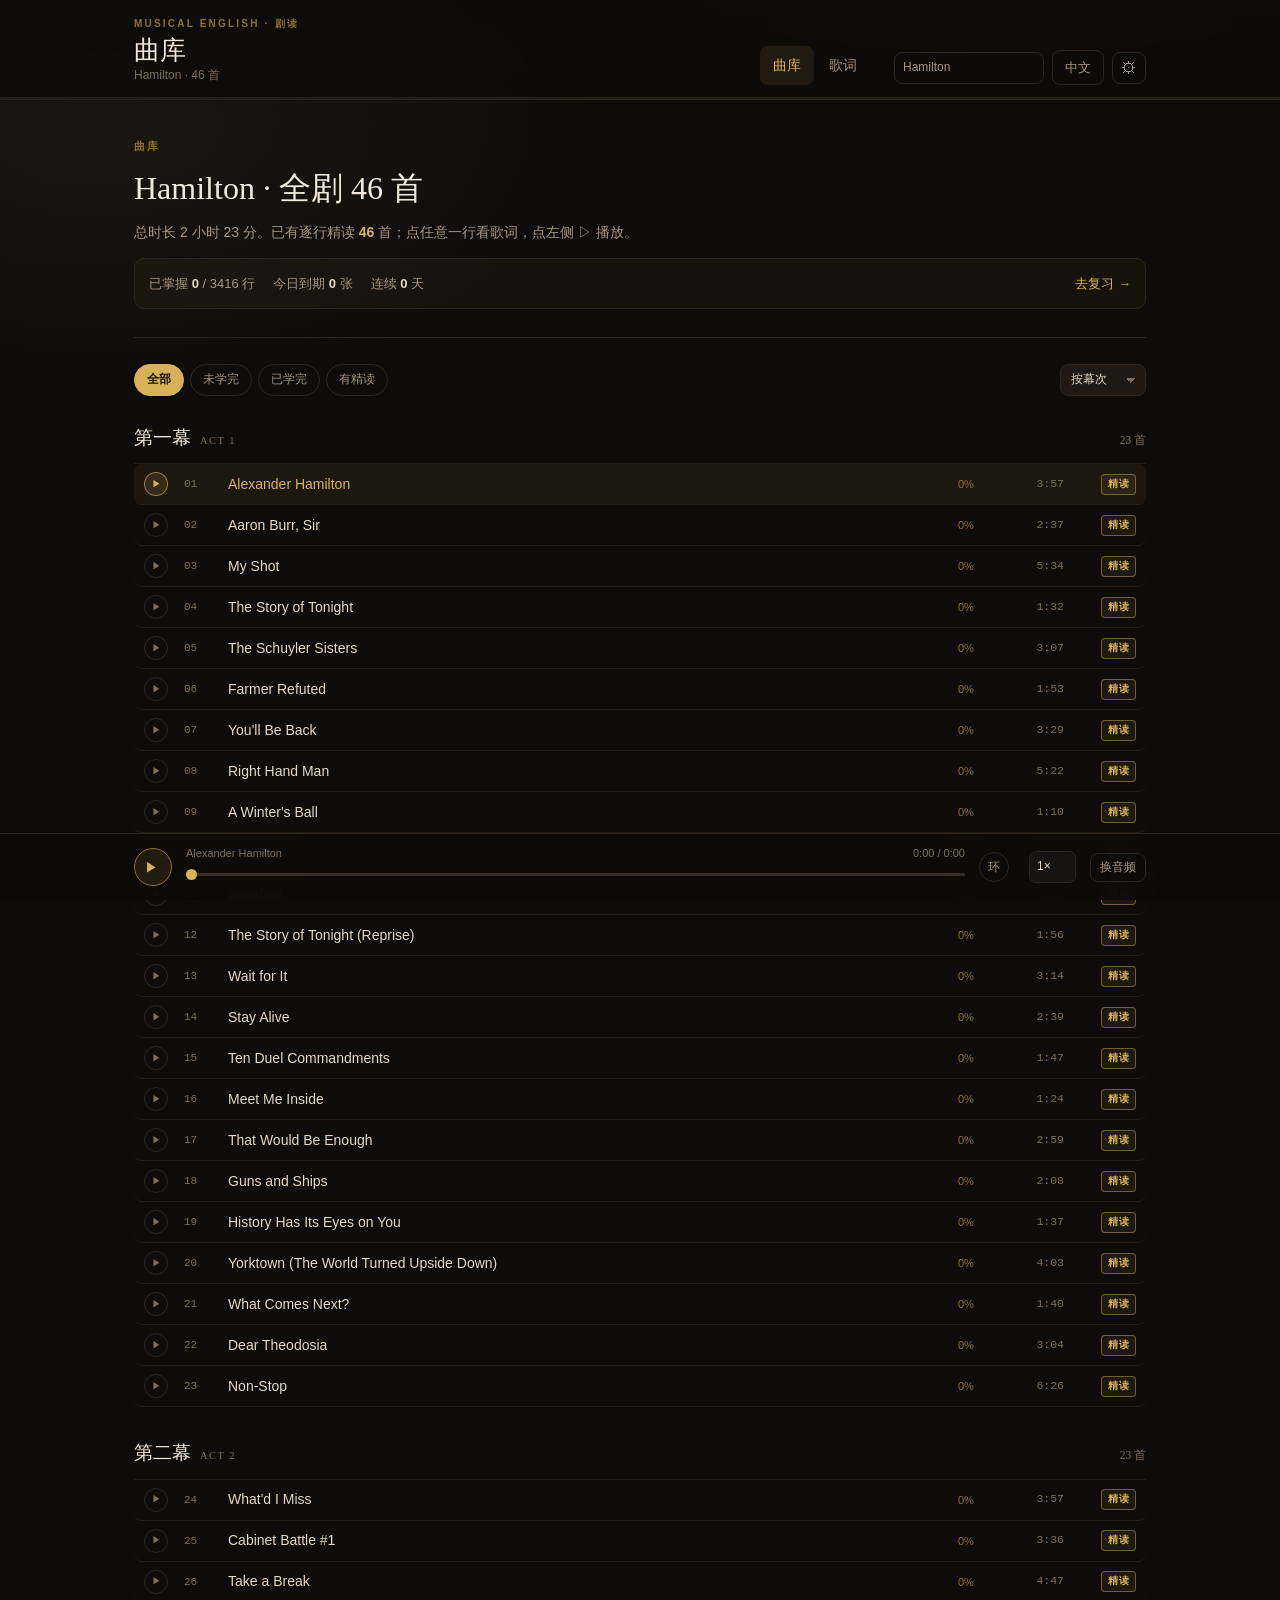
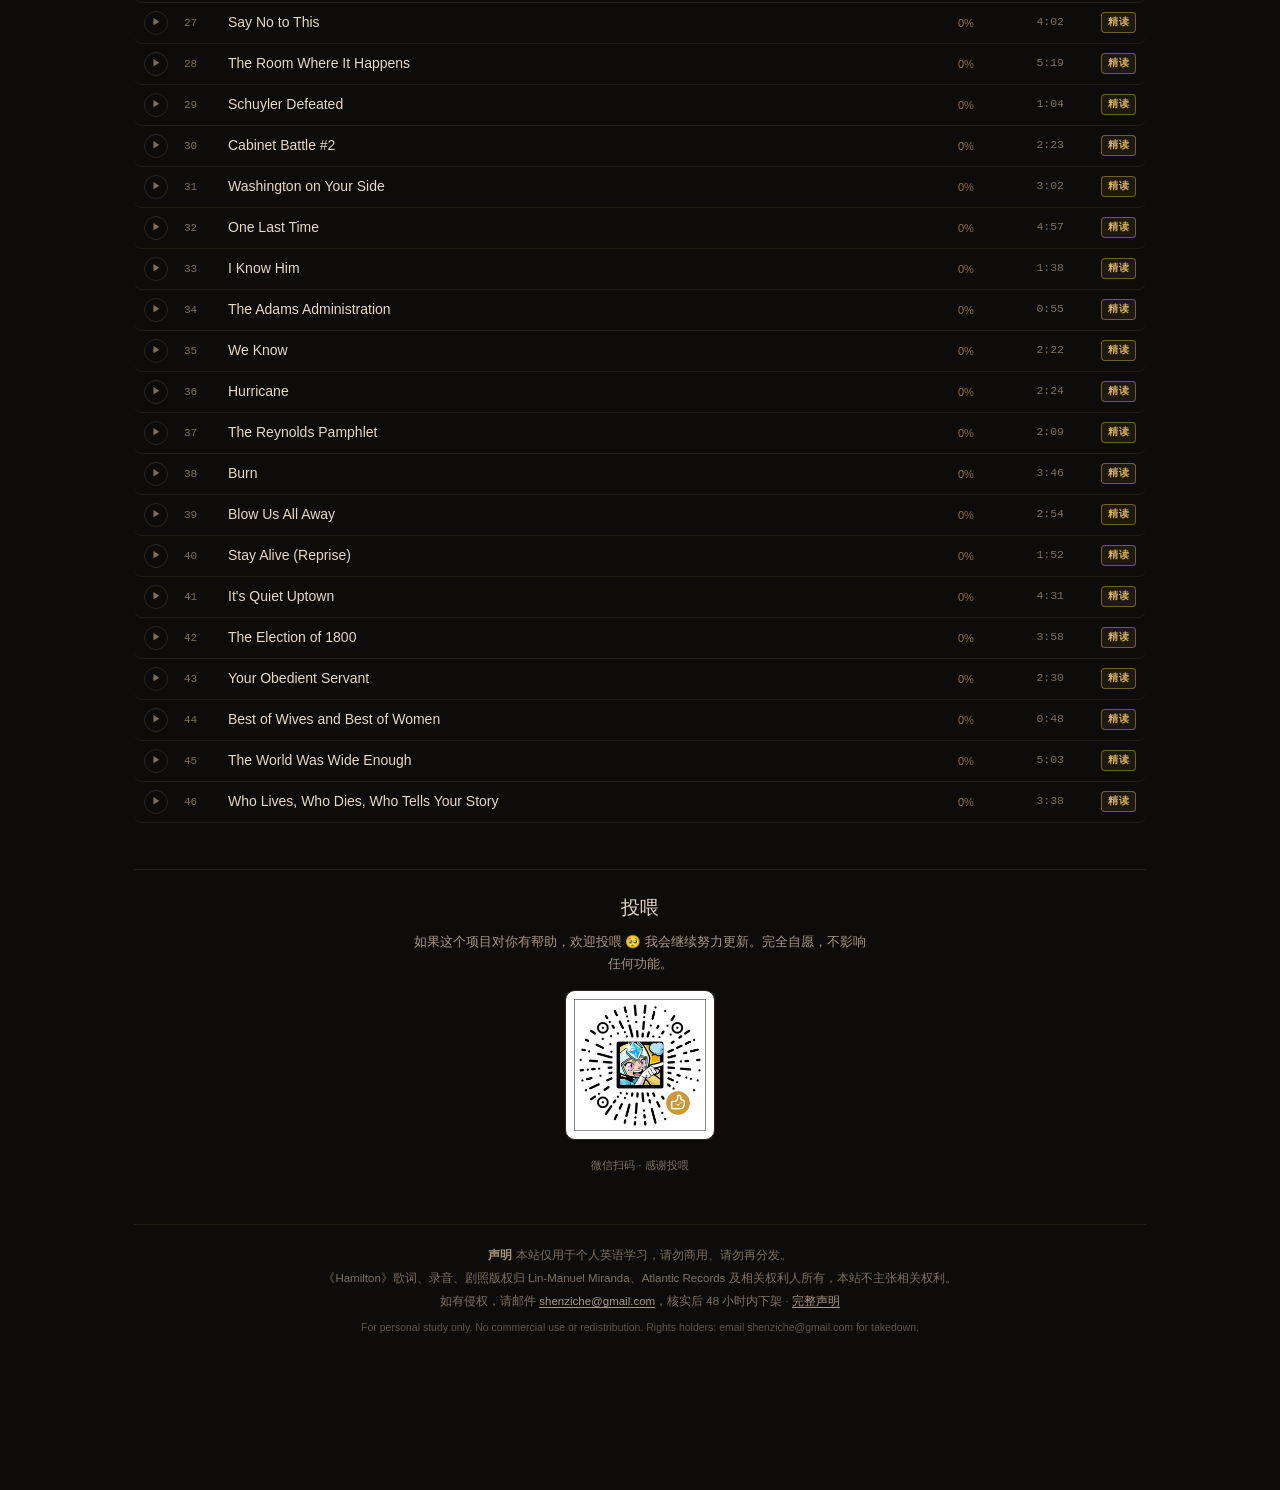
<file: index.html>
<!doctype html>
<html lang="zh-CN">
<head>
<meta charset="utf-8">
<meta name="viewport" content="width=device-width, initial-scale=1">
<meta name="theme-color" content="#0e0c0a">
<title>剧读 · 用音乐剧学英语</title>
<meta name="description" content="从 Hamilton 开始，逐句拆解音乐剧：语法、短语、背景与间隔重复。">
<meta name="robots" content="noindex, nofollow">
<link rel="stylesheet" href="assets/app.css">
</head>
<body>

<header class="topbar">
  <div class="topbar-inner">
    <div class="brand">
      <div class="brand-mark">MUSICAL ENGLISH · 剧读</div>
      <div class="brand-title serif" id="songTitle">Alexander Hamilton</div>
      <div class="brand-sub" id="songSub">Hamilton · Lin-Manuel Miranda · 2015</div>
    </div>

    <nav class="tabs" id="tabs" aria-label="主导航">
      <button class="tab is-active" data-view="library">曲库</button>
      <button class="tab" data-view="lyrics">歌词</button>
    </nav>

    <div class="top-actions">
      <select id="showSelect" class="show-select" aria-label="选择剧目"></select>
      <button class="ghost-btn is-on" id="zhToggle" title="显示 / 隐藏中文">中文</button>
      <button class="ghost-btn icon-btn" id="settingsBtn" title="设置" aria-label="设置">⚙</button>
    </div>
  </div>

  <div class="songbar" id="songbar" hidden>
    <div class="songbar-inner">
      <div class="songbar-meta" id="songbarMeta"></div>
      <select id="songSelect" class="song-select" aria-label="选择曲目"></select>
      <nav class="subtabs" id="subtabs" aria-label="本曲模块">
        <button class="subtab is-active" data-sub="study">精读</button>
        <button class="subtab" data-sub="story">背景</button>
        <button class="subtab" data-sub="phrases">短语</button>
        <button class="subtab" data-sub="review">复习<span class="badge" id="dueBadge" hidden></span></button>
      </nav>
      <div class="songnav">
        <button class="songnav-btn" data-action="prev-song" id="prevSong" aria-label="上一首">‹</button>
        <button class="songnav-btn" data-action="next-song" id="nextSong" aria-label="下一首">›</button>
      </div>
    </div>
  </div>

  <div class="progressline"><span id="progressFill"></span></div>
</header>

<main id="main">
  <div class="wx-hint" id="wxHint" hidden>
    <span>微信内可能没有声音：点右上角 <b>···</b> → <b>在浏览器打开</b>，或用 Safari 打开这个链接。</span>
    <button class="wx-hint-close" id="wxHintClose" aria-label="关闭">×</button>
  </div>
  <section class="view" id="view-study"></section>
  <section class="view" id="view-library"></section>
  <section class="view" id="view-lyrics"></section>
  <section class="view" id="view-phrases"></section>
  <section class="view" id="view-story"></section>
  <section class="view" id="view-review"></section>
  <section class="view" id="view-settings"></section>

  <section class="support" id="support" hidden>
    <h2>投喂</h2>
    <p>如果这个项目对你有帮助，欢迎投喂 🥺 我会继续努力更新。完全自愿，不影响任何功能。</p>
    <img src="assets/support-qr.png" alt="微信赞赏码" width="150" height="150">
    <p class="support-note">微信扫码 · 感谢投喂</p>
  </section>

  <footer class="legal-foot">
    <p><b>声明</b> 本站仅用于个人英语学习，请勿商用、请勿再分发。</p>
    <p>《Hamilton》歌词、录音、剧照版权归 Lin-Manuel Miranda、Atlantic Records 及相关权利人所有，本站不主张相关权利。</p>
    <p>如有侵权，请邮件 <a href="mailto:shenziche@gmail.com">shenziche@gmail.com</a>，核实后 48 小时内下架 · <a href="NOTICE.md">完整声明</a></p>
    <p class="legal-en">For personal study only. No commercial use or redistribution. Rights holders: email shenziche@gmail.com for takedown.</p>
  </footer>
</main>

<footer class="dock" id="dock"></footer>
<div class="toast" id="toast" role="status" aria-live="polite"></div>

<script src="js/core.js"></script>
<script src="content/shows.js"></script>
<script>
(function () {
  var id = null;
  try {
    id = new URLSearchParams(location.search).get("show");
  } catch (e) {}
  if (!id) {
    try {
      id = localStorage.getItem("musical-show");
    } catch (e) {}
  }
  var shows = window.MUSICAL_SHOWS || [];
  var show = shows.filter(function (s) { return s.id === id; })[0] || shows[0];
  if (!show) return;
  window.MUSICAL_CURRENT_SHOW = show.id;
  if (show.theme) {
    var rootStyle = document.documentElement.style;
    for (var tk in show.theme) {
      if (Object.prototype.hasOwnProperty.call(show.theme, tk)) {
        rootStyle.setProperty("--" + tk, show.theme[tk]);
      }
    }
    var meta = document.querySelector('meta[name="theme-color"]');
    if (meta && show.theme.bg) meta.setAttribute("content", show.theme.bg);
  }
  try {
    localStorage.setItem("musical-show", show.id);
  } catch (e) {}
  var eagerPack = false;
  show.files.forEach(function (src) {
    // 核心数据（曲目 / 歌词 / 时间轴）全部预载；精读 pack 只预载第一首，
    // 其余在打开某首歌时由 app.js 按需注入，首屏少下 ~1.8 MB。
    var isCore = /(tracks|lyrics|times)\.js$/.test(src);
    if (!isCore) {
      if (eagerPack) return;
      eagerPack = true;
    }
    document.write('<script src="' + src + '"><\/script>');
  });
})();
</script>
<script src="js/app.js"></script>
</body>
</html>
</file>
<file: assets/app.css>
/* 剧读 · Musical English
 * 配色：近黑的暖色底 + 黄铜金 + 羊皮纸白。字体全部走系统字体，离线可用。
 */

:root {
  --bg: #0e0c0a;
  --panel: #171310;
  --panel-2: #1f1915;
  --line: #2d2620;
  --line-soft: #221c17;
  --ink: #f1e9dc;
  --muted: #a7957e;
  --muted-2: #7d6f5c;
  --gold: #d8b25a;
  --gold-dim: #8d7230;
  --gold-rgb: 216, 178, 90;
  --glow-a: #241b12;
  --glow-b: #1b1611;
  --surface-a: #1a1511;
  --surface-b: #14100d;
  --tip-bg: #241d16;
  --on-accent: #1a1408;
  --text-en: #f0e7d8;
  --text-body: #c3b39c;
  --text-bright: #e6d8c2;
  --text-strong: #e8dcc8;
  --text-soft: #e0d3bf;
  --text-dim: #c8b9a3;
  --line-strong: #453a2c;
  --line-2: #3d3226;
  --line-3: #382f26;
  --teal: #8fc0ae;
  --rust: #d78b6b;
  --shadow: 0 24px 60px rgba(0, 0, 0, 0.45);
}

*,
*::before,
*::after {
  box-sizing: border-box;
}

html {
  scroll-behavior: smooth;
}

body {
  margin: 0;
  min-height: 100vh;
  background:
    radial-gradient(1100px 520px at 78% -8%, var(--glow-a) 0%, transparent 62%),
    radial-gradient(900px 480px at 8% 4%, var(--glow-b) 0%, transparent 55%),
    var(--bg);
  color: var(--ink);
  font-family: -apple-system, "Segoe UI", "Microsoft YaHei", "PingFang SC", "Hiragino Sans GB", sans-serif;
  font-size: 15px;
  line-height: 1.65;
  -webkit-font-smoothing: antialiased;
}

.serif {
  font-family: Georgia, "Times New Roman", "Songti SC", "SimSun", serif;
}

button {
  font: inherit;
  color: inherit;
  cursor: pointer;
}

input,
textarea,
select {
  font: inherit;
  color: inherit;
}

code {
  background: rgba(var(--gold-rgb), 0.1);
  border: 1px solid rgba(var(--gold-rgb), 0.2);
  border-radius: 5px;
  padding: 1px 5px;
  font-size: 0.88em;
  color: var(--gold);
}

.hide-zh .zh {
  display: none;
}

/* ---------- 本曲模块 / 每日 ---------- */

.songbar {
  background: rgba(20, 16, 12, 0.92);
  border-top: 1px solid var(--line-soft);
  border-bottom: 1px solid var(--line);
}

.songbar-inner {
  max-width: 1060px;
  margin: 0 auto;
  padding: 8px 24px;
  display: flex;
  align-items: center;
  gap: 18px;
}

.songbar-meta {
  display: flex;
  align-items: baseline;
  gap: 8px;
  min-width: 0;
  font-size: 12px;
  color: var(--muted);
}

.sb-no {
  color: var(--gold);
  font-family: ui-monospace, Consolas, monospace;
  font-size: 11px;
  white-space: nowrap;
}

.sb-title {
  color: var(--ink);
  font-family: Georgia, "Times New Roman", serif;
  font-size: 14px;
  white-space: nowrap;
  overflow: hidden;
  text-overflow: ellipsis;
}

.sb-stat {
  color: var(--muted-2);
  font-size: 11px;
  white-space: nowrap;
}

.sb-show {
  border: 0;
  background: transparent;
  padding: 0;
  color: var(--gold);
  font-size: 12px;
  font-weight: 600;
}

.sb-show:hover {
  text-decoration: underline;
}

.sb-sep {
  color: var(--muted-2);
  font-size: 11px;
}

.song-select {
  background: transparent;
  border: 1px solid var(--line);
  border-radius: 8px;
  color: var(--muted);
  font-size: 12px;
  padding: 5px 8px;
  max-width: 220px;
  outline: none;
  flex-shrink: 0;
}

.song-select:focus {
  border-color: var(--gold-dim);
}

.subtabs {
  display: flex;
  gap: 2px;
  margin-left: auto;
  flex-shrink: 0;
}

.subtab {
  border: 0;
  background: transparent;
  color: var(--muted);
  padding: 6px 12px;
  border-radius: 7px;
  font-size: 13px;
  transition: color 0.15s, background 0.15s;
}

.subtab:hover {
  color: var(--ink);
  background: rgba(255, 255, 255, 0.04);
}

.subtab.is-active {
  color: var(--gold);
  background: rgba(var(--gold-rgb), 0.1);
}

.songnav {
  display: flex;
  gap: 4px;
  margin-left: 8px;
}

.songnav-btn {
  width: 26px;
  height: 26px;
  border-radius: 6px;
  border: 1px solid var(--line);
  background: transparent;
  color: var(--muted);
  font-size: 15px;
  line-height: 1;
  padding: 0;
}

.songnav-btn:hover:not(:disabled) {
  border-color: var(--gold-dim);
  color: var(--gold);
}

.songnav-btn:disabled {
  opacity: 0.3;
  cursor: default;
}

@media (max-width: 860px) {
  .songbar-inner {
    flex-wrap: wrap;
    gap: 8px;
  }
  .song-select {
    max-width: 100%;
  }
  .subtabs {
    margin-left: 0;
    width: 100%;
    overflow-x: auto;
  }
  .songnav {
    margin-left: auto;
  }
}

.next-song {
  display: flex;
  align-items: center;
  justify-content: space-between;
  gap: 16px;
  margin-top: 42px;
  padding: 16px 20px;
  border: 1px solid var(--line);
  border-radius: 12px;
  background: rgba(255, 255, 255, 0.015);
}

.next-song span {
  color: var(--muted);
  font-size: 13px;
}

.home-hero {
  padding: 30px 0 24px;
  border-bottom: 1px solid var(--line);
  margin-bottom: 24px;
}

.home-hero h1 {
  margin: 6px 0 8px;
  font-size: 42px;
  font-weight: 400;
}

.day-card {
  display: flex;
  gap: 22px;
  align-items: flex-start;
  padding: 22px;
  border: 1px solid var(--line);
  border-radius: 14px;
  background: linear-gradient(165deg, var(--surface-a), var(--surface-b));
}

.day-num {
  font-family: Georgia, serif;
  font-size: 54px;
  line-height: 1;
  color: var(--gold);
  opacity: 0.85;
  min-width: 76px;
}

.day-day {
  margin: 0;
  font-size: 10.5px;
  letter-spacing: 0.16em;
  text-transform: uppercase;
  color: var(--gold-dim);
  font-weight: 700;
}

.day-body h2 {
  margin: 4px 0 4px;
  font-size: 27px;
  font-weight: 400;
}

.day-meta {
  margin: 0;
  color: var(--muted-2);
  font-size: 12.5px;
}

.day-intro {
  margin: 10px 0 0;
  color: #c9bba6;
  font-size: 13.5px;
  line-height: 1.85;
  max-width: 46em;
}

.day-progress {
  display: flex;
  align-items: center;
  gap: 12px;
  margin: 22px 0 10px;
  font-size: 12px;
  color: var(--muted-2);
}

.day-progress b {
  color: var(--gold);
  font-size: 14px;
}

.day-bar {
  flex: 1;
  height: 4px;
  border-radius: 2px;
  background: var(--line-soft);
  overflow: hidden;
}

.day-bar i {
  display: block;
  height: 100%;
  background: var(--gold);
  transition: width 0.3s;
}

.day-steps {
  list-style: none;
  margin: 0;
  padding: 0;
  border-top: 1px solid var(--line-soft);
}

.day-step {
  display: flex;
  align-items: center;
  gap: 14px;
  padding: 13px 8px;
  border-bottom: 1px solid var(--line-soft);
}

.day-step.is-done .step-main b {
  color: var(--muted-2);
  text-decoration: line-through;
}

.step-check {
  width: 24px;
  height: 24px;
  flex-shrink: 0;
  border-radius: 50%;
  border: 1px solid var(--line-strong);
  background: transparent;
  color: var(--on-accent);
  font-size: 12px;
  line-height: 1;
}

.day-step.is-done .step-check {
  background: var(--gold);
  border-color: var(--gold);
  font-weight: 700;
}

.step-main {
  flex: 1;
  display: flex;
  flex-direction: column;
  gap: 1px;
  min-width: 0;
}

.step-main b {
  font-size: 14px;
  font-weight: 500;
  color: var(--ink);
}

.step-main span {
  font-size: 12px;
  color: var(--muted-2);
}

.step-go {
  border: 1px solid var(--line);
  background: transparent;
  color: var(--muted);
  font-size: 12px;
  padding: 5px 12px;
  border-radius: 8px;
  flex-shrink: 0;
}

.step-go:hover {
  border-color: var(--gold-dim);
  color: var(--gold);
}

.day-cta {
  display: flex;
  gap: 10px;
  justify-content: center;
  margin-top: 26px;
}

.day-done {
  margin-top: 26px;
  padding: 26px;
  border: 1px solid rgba(var(--gold-rgb), 0.3);
  border-radius: 14px;
  background: rgba(var(--gold-rgb), 0.05);
  text-align: center;
}

.day-done h2 {
  margin: 6px 0 8px;
  font-size: 26px;
  font-weight: 400;
  color: var(--gold);
}

/* ---------- 顶栏 ---------- */

.topbar {
  position: sticky;
  top: 0;
  z-index: 40;
  background: rgba(14, 12, 10, 0.88);
  backdrop-filter: blur(14px);
  border-bottom: 1px solid var(--line);
}

.topbar-inner {
  max-width: 1060px;
  margin: 0 auto;
  padding: 16px 24px 12px;
  display: flex;
  align-items: flex-end;
  gap: 24px;
}

.brand {
  min-width: 0;
  flex: 1;
}

.brand-mark {
  font-size: 10px;
  letter-spacing: 0.22em;
  color: var(--gold-dim);
  font-weight: 700;
  text-transform: uppercase;
}

.brand-title {
  font-size: 26px;
  line-height: 1.2;
  margin-top: 2px;
  letter-spacing: 0.01em;
  white-space: nowrap;
  overflow: hidden;
  text-overflow: ellipsis;
}

.brand-sub {
  color: var(--muted-2);
  font-size: 12px;
  white-space: nowrap;
  overflow: hidden;
  text-overflow: ellipsis;
}

.tabs {
  display: flex;
  gap: 2px;
  align-items: center;
  flex-shrink: 0;
}

.tab {
  position: relative;
  border: 0;
  background: transparent;
  color: var(--muted);
  padding: 8px 13px;
  border-radius: 8px;
  font-size: 14px;
  transition: color 0.15s, background 0.15s;
}

.tab:hover {
  color: var(--ink);
  background: rgba(255, 255, 255, 0.04);
}

.tab.is-active {
  color: var(--gold);
  background: rgba(var(--gold-rgb), 0.09);
}

.badge[hidden] {
  display: none;
}

.badge {
  display: inline-block;
  min-width: 17px;
  padding: 0 5px;
  margin-left: 6px;
  border-radius: 9px;
  background: var(--gold);
  color: var(--on-accent);
  font-size: 11px;
  font-weight: 700;
  line-height: 17px;
  text-align: center;
  vertical-align: 1px;
}

.top-actions {
  display: flex;
  gap: 8px;
  align-items: center;
  flex-shrink: 0;
}

.show-select {
  background: transparent;
  border: 1px solid var(--line);
  border-radius: 8px;
  color: var(--muted);
  font-size: 12px;
  padding: 5px 8px;
  max-width: 150px;
  outline: none;
}

.show-select:focus {
  border-color: var(--gold-dim);
}

.ghost-btn {
  border: 1px solid var(--line);
  background: transparent;
  color: var(--muted);
  padding: 6px 12px;
  border-radius: 8px;
  font-size: 13px;
  transition: all 0.15s;
}

.ghost-btn:hover {
  border-color: var(--gold-dim);
  color: var(--ink);
}

.ghost-btn.is-on {
  color: var(--gold);
  border-color: rgba(var(--gold-rgb), 0.45);
  background: rgba(var(--gold-rgb), 0.08);
}

.ghost-btn.danger:hover {
  border-color: var(--rust);
  color: var(--rust);
}

.icon-btn {
  width: 34px;
  height: 32px;
  padding: 0;
  font-size: 16px;
  line-height: 1;
}

.progressline {
  height: 2px;
  background: var(--line-soft);
}

.progressline > span {
  display: block;
  height: 100%;
  width: 0;
  background: linear-gradient(90deg, var(--gold-dim), var(--gold));
  transition: width 0.35s ease;
}

/* ---------- 主体 ---------- */

main {
  max-width: 1060px;
  margin: 0 auto;
  padding: 30px 24px 150px;
}

.view {
  display: none;
}

.view.is-active {
  display: block;
  animation: fadeUp 0.3s ease;
}

@keyframes fadeUp {
  from {
    opacity: 0;
    transform: translateY(6px);
  }
  to {
    opacity: 1;
    transform: none;
  }
}

/* ---------- 精读 ---------- */

.song-head {
  padding-bottom: 22px;
  border-bottom: 1px solid var(--line);
}

.kicker {
  margin: 0;
  font-size: 10.5px;
  letter-spacing: 0.18em;
  text-transform: uppercase;
  color: var(--gold-dim);
  font-weight: 700;
}

.song-head h1 {
  margin: 6px 0 2px;
  font-size: 40px;
  line-height: 1.12;
  letter-spacing: -0.01em;
}

.tagline {
  margin: 0;
  color: var(--gold);
  font-size: 14.5px;
}

.intro {
  margin: 14px 0 0;
  color: #cbbda8;
  font-size: 14.5px;
  line-height: 1.85;
  max-width: 46em;
}

.head-stats {
  display: flex;
  align-items: center;
  gap: 20px;
  margin-top: 16px;
  font-size: 13px;
  color: var(--muted);
  flex-wrap: wrap;
}

.head-stats b {
  color: var(--gold);
  font-size: 16px;
  margin-right: 2px;
}

.link-btn {
  margin-left: auto;
  border: 0;
  background: transparent;
  color: var(--gold);
  font-size: 13px;
  padding: 2px 0;
}

.link-btn:hover {
  text-decoration: underline;
}

.hint-strip {
  margin: 16px 0 4px;
  padding: 9px 13px;
  border-radius: 8px;
  background: rgba(255, 255, 255, 0.025);
  border: 1px solid var(--line-soft);
  color: var(--muted-2);
  font-size: 12.5px;
}

.section-head {
  margin-top: 44px;
  padding-top: 26px;
  border-top: 1px solid var(--line);
}

.section-head .sec-no {
  font-size: 10.5px;
  letter-spacing: 0.2em;
  color: var(--gold-dim);
  font-weight: 700;
}

.section-head h2 {
  margin: 4px 0 6px;
  font-size: 26px;
  font-weight: 400;
}

.section-head h2 em {
  font-style: normal;
  font-size: 15px;
  color: var(--muted-2);
  margin-left: 8px;
  font-family: inherit;
}

.section-head p {
  margin: 0 0 8px;
  color: var(--muted);
  font-size: 14px;
  max-width: 48em;
}

.line {
  border: 1px solid transparent;
  border-bottom-color: var(--line-soft);
  border-radius: 12px;
  transition: background 0.18s, border-color 0.18s;
}

.line:hover {
  background: rgba(255, 255, 255, 0.022);
}

.line.is-open {
  margin: 10px 0;
  background: var(--panel);
  border-color: var(--line);
  border-bottom-color: var(--line);
  box-shadow: 0 10px 30px rgba(0, 0, 0, 0.22);
}

.line.is-flash {
  animation: flash 1.3s ease;
}

@keyframes flash {
  0%,
  100% {
    background: transparent;
  }
  25% {
    background: rgba(var(--gold-rgb), 0.12);
  }
}

.line-row {
  display: grid;
  grid-template-columns: 40px minmax(0, 1fr) auto auto;
  gap: 14px;
  align-items: start;
  padding: 15px 10px;
  cursor: pointer;
  outline: none;
}

.line-ctl {
  display: flex;
  gap: 6px;
  align-items: flex-start;
}

.line-play {
  width: 24px;
  height: 24px;
  margin-top: 4px;
  padding: 0;
  border-radius: 50%;
  border: 1px solid var(--line);
  background: transparent;
  color: var(--muted-2);
  font-size: 9px;
  line-height: 1;
}

.line-play:hover:not(:disabled) {
  border-color: var(--gold-dim);
  color: var(--gold);
}

.line-play:disabled {
  opacity: 0.25;
  cursor: default;
}

/* 单句循环键：跟 ▶ 并排，激活时整颗点亮 */
.line-loop {
  width: 24px;
  height: 24px;
  margin-top: 4px;
  padding: 0;
  border-radius: 50%;
  border: 1px solid var(--line);
  background: transparent;
  color: var(--muted-2);
  font-size: 11px;
  line-height: 1;
}

.line-loop:hover:not(:disabled) {
  border-color: var(--gold-dim);
  color: var(--gold);
}

/* 点亮后要压住 hover 的 gold 文字色，否则金底金字看不出字 */
.line-loop.is-on,
.line-loop.is-on:hover:not(:disabled),
.line-loop.is-on:focus-visible {
  border-color: var(--gold);
  background: var(--gold);
  color: var(--on-accent);
}

.line-loop:disabled {
  opacity: 0.25;
  cursor: default;
}

/* 正在循环 / 跟读的那一行 */
.line.is-playing {
  background: rgba(var(--gold-rgb), 0.06);
  border-color: rgba(var(--gold-rgb), 0.28);
  border-bottom-color: rgba(var(--gold-rgb), 0.28);
}

.line.is-playing .lnum,
.line.is-playing .en {
  color: var(--gold);
}

/* 长英文词（self-starter / unimaginable 之类）在小屏别把整页撑宽 */
.line-main .en,
.line-main .zh,
.lyric-en,
.lyric-zh {
  overflow-wrap: break-word;
}

.line-row:focus-visible {
  box-shadow: inset 0 0 0 1px var(--gold-dim);
  border-radius: 12px;
}

.lnum {
  font-family: ui-monospace, "SFMono-Regular", Consolas, monospace;
  font-size: 11.5px;
  color: var(--muted-2);
  padding-top: 7px;
  letter-spacing: 0.05em;
}

.line.is-mastered .lnum {
  color: var(--gold);
}

.en {
  margin: 0;
  font-family: Georgia, "Times New Roman", serif;
  font-size: 19.5px;
  line-height: 1.6;
  letter-spacing: 0.005em;
  color: var(--ink);
}

.zh {
  margin: 5px 0 0;
  color: var(--muted);
  font-size: 13px;
}

.chips {
  display: flex;
  gap: 6px;
  margin-top: 8px;
  flex-wrap: wrap;
}

.chip {
  font-size: 10.5px;
  padding: 1px 7px;
  border-radius: 99px;
  border: 1px solid var(--line);
  color: var(--muted-2);
  letter-spacing: 0.02em;
}

.chip-word {
  color: var(--gold);
  border-color: rgba(var(--gold-rgb), 0.28);
  background: rgba(var(--gold-rgb), 0.06);
}

.chip-phrase {
  color: var(--rust);
  border-color: rgba(215, 139, 107, 0.28);
  background: rgba(215, 139, 107, 0.06);
}

.chip-grammar {
  color: var(--teal);
  border-color: rgba(143, 192, 174, 0.25);
  background: rgba(143, 192, 174, 0.06);
}

.chip-plain {
  color: var(--muted-2);
}

.chip-note {
  color: var(--muted-2);
  border-style: dashed;
}

.speaker {
  display: inline-block;
  font-family: -apple-system, "Segoe UI", "Microsoft YaHei", sans-serif;
  font-size: 9.5px;
  letter-spacing: 0.12em;
  line-height: 1.5;
  color: var(--gold-dim);
  border: 1px solid rgba(var(--gold-rgb), 0.22);
  border-radius: 4px;
  padding: 0 5px;
  margin-right: 8px;
  vertical-align: 3px;
  white-space: nowrap;
}

.master {
  width: 28px;
  height: 28px;
  margin-top: 3px;
  border-radius: 50%;
  border: 1px dashed var(--line-strong);
  background: transparent;
  color: transparent;
  font-size: 13px;
  line-height: 1;
  transition: all 0.16s;
}

.master:hover {
  border-color: var(--gold);
  color: var(--gold-dim);
}

.line.is-mastered .master {
  border-style: solid;
  border-color: var(--gold);
  background: var(--gold);
  color: var(--on-accent);
  font-weight: 700;
}

/* 单词提示 */
.w {
  position: relative;
  border-bottom: 1px dashed rgba(var(--gold-rgb), 0.45);
  cursor: help;
  outline: none;
}

.w:hover,
.w:focus {
  color: var(--gold);
}

/* 提示气泡只在悬停/聚焦时才生成；否则宽度 300px 的绝对定位盒子会把窄屏撑出横向滚动 */
.w:hover::after,
.w:focus::after {
  content: attr(data-tip);
}

.w::after {
  position: absolute;
  left: 0;
  bottom: calc(100% + 7px);
  z-index: 20;
  width: max-content;
  max-width: 300px;
  padding: 7px 10px;
  border-radius: 8px;
  background: var(--tip-bg);
  border: 1px solid var(--line-2);
  box-shadow: var(--shadow);
  color: var(--text-strong);
  font-family: -apple-system, "Segoe UI", "Microsoft YaHei", sans-serif;
  font-size: 12px;
  line-height: 1.5;
  white-space: normal;
  opacity: 0;
  transform: translateY(3px);
  pointer-events: none;
  transition: opacity 0.14s, transform 0.14s;
}

.w:hover::after,
.w:focus::after {
  opacity: 1;
  transform: none;
}

/* 展开详情 */
.line-detail {
  padding: 2px 16px 22px 64px;
  animation: fadeUp 0.22s ease;
}

.detail-grid {
  display: grid;
  grid-template-columns: minmax(0, 1.35fr) minmax(0, 1fr);
  gap: 30px;
  border-top: 1px solid var(--line-soft);
  padding-top: 18px;
}

.detail-col > .dblock + .dblock {
  margin-top: 20px;
}

.dblock h4,
.bg-links h4 {
  margin: 0 0 8px;
  font-size: 10px;
  letter-spacing: 0.16em;
  text-transform: uppercase;
  color: var(--gold-dim);
  font-weight: 700;
}

.line-note {
  margin: 0 0 16px;
  color: #d6c7b1;
  font-size: 13.5px;
  line-height: 1.8;
  border-left: 2px solid var(--gold-dim);
  padding-left: 12px;
}

.grammar {
  list-style: none;
  margin: 0;
  padding: 0;
}

.grammar li {
  padding: 0 0 0 12px;
  border-left: 2px solid rgba(143, 192, 174, 0.35);
  margin-bottom: 13px;
}

.grammar li:last-child {
  margin-bottom: 0;
}

.g-title {
  margin: 0 0 3px;
  font-family: Georgia, "Times New Roman", serif;
  font-size: 14.5px;
  color: var(--teal);
}

.g-body {
  margin: 0;
  color: var(--muted);
  font-size: 13px;
  line-height: 1.75;
}

.plist,
.wlist {
  list-style: none;
  margin: 0;
  padding: 0;
}

.plist li {
  margin-bottom: 12px;
  padding-bottom: 12px;
  border-bottom: 1px solid var(--line-soft);
}

.plist li:last-child {
  border-bottom: 0;
  margin-bottom: 0;
  padding-bottom: 0;
}

.p-tag {
  display: inline-block;
  font-size: 9.5px;
  letter-spacing: 0.08em;
  color: var(--rust);
  border: 1px solid rgba(215, 139, 107, 0.3);
  border-radius: 4px;
  padding: 0 5px;
  margin-right: 8px;
  vertical-align: 1px;
}

.plist b {
  font-family: Georgia, "Times New Roman", serif;
  font-size: 15px;
  font-weight: 400;
  color: var(--text-bright);
}

.p-zh {
  margin-left: 8px;
  color: var(--muted);
  font-size: 12.5px;
}

.p-d {
  margin: 4px 0 0;
  color: var(--muted-2);
  font-size: 12.5px;
  line-height: 1.7;
}

.p-ex {
  margin: 6px 0 0;
  font-family: Georgia, "Times New Roman", serif;
  font-size: 13.5px;
  line-height: 1.6;
  color: var(--text-soft);
}

.p-ex-zh {
  margin: 1px 0 0;
  font-size: 12.5px;
  color: var(--muted);
}

.wlist li {
  margin-bottom: 14px;
}

.w-head {
  display: flex;
  align-items: baseline;
  gap: 8px;
  flex-wrap: wrap;
}

.w-head b {
  font-family: Georgia, "Times New Roman", serif;
  font-size: 16px;
  font-weight: 400;
  color: var(--gold);
}

.ipa {
  font-size: 12px;
  color: var(--muted-2);
  font-family: ui-monospace, Consolas, monospace;
}

.pos {
  font-size: 10.5px;
  color: var(--muted-2);
  font-style: italic;
}

.w-zh {
  margin: 2px 0 0;
  font-size: 13px;
  color: #ded1bd;
}

.w-d {
  margin: 2px 0 0;
  font-size: 12.5px;
  color: var(--muted-2);
  line-height: 1.7;
}

.sound {
  display: flex;
  gap: 10px;
  margin-top: 18px;
  padding: 11px 13px;
  border-radius: 9px;
  background: rgba(var(--gold-rgb), 0.055);
  border: 1px solid rgba(var(--gold-rgb), 0.16);
}

.sound-icon {
  color: var(--gold);
  font-size: 14px;
  line-height: 1.6;
}

.sound p {
  margin: 0;
  font-size: 12.5px;
  color: #c9b797;
  line-height: 1.7;
}

.bg-links {
  margin-top: 18px;
}

.bg-link {
  display: block;
  width: 100%;
  text-align: left;
  border: 1px solid var(--line);
  background: transparent;
  color: var(--muted);
  padding: 7px 10px;
  border-radius: 7px;
  font-size: 12.5px;
  margin-bottom: 6px;
  transition: all 0.15s;
}

.bg-link:hover {
  border-color: var(--gold-dim);
  color: var(--gold);
}

/* ---------- 通用页头 ---------- */

.page-head {
  padding: 8px 0 24px;
  border-bottom: 1px solid var(--line);
  margin-bottom: 26px;
}

.page-head h2 {
  margin: 6px 0 6px;
  font-size: 32px;
  font-weight: 400;
}

.lede {
  margin: 0;
  color: var(--muted);
  font-size: 14px;
  max-width: 48em;
}

.lede b {
  color: var(--gold);
}

/* ---------- 曲库 ---------- */

.act {
  margin-bottom: 30px;
}

.act-title {
  margin: 26px 0 10px;
  font-size: 19px;
  font-weight: 400;
  color: var(--ink);
  display: flex;
  align-items: baseline;
  gap: 9px;
}

.act-title em {
  font-style: normal;
  font-size: 10.5px;
  color: var(--muted-2);
  letter-spacing: 0.14em;
  text-transform: uppercase;
}

.act-meta {
  margin-left: auto;
  font-size: 11.5px;
  color: var(--muted-2);
  font-family: inherit;
}

.track-list {
  list-style: none;
  margin: 0;
  padding: 0;
  border-top: 1px solid var(--line-soft);
}

.track {
  display: grid;
  grid-template-columns: 30px 34px minmax(0, 1fr) 42px 54px 62px;
  gap: 10px;
  align-items: center;
  padding: 8px 10px;
  border-bottom: 1px solid var(--line-soft);
  border-radius: 8px;
  cursor: pointer;
  transition: background 0.12s;
}

.track:hover {
  background: rgba(255, 255, 255, 0.03);
}

.track.is-current {
  background: rgba(var(--gold-rgb), 0.07);
}

.track-play {
  width: 24px;
  height: 24px;
  padding: 0;
  background: transparent;
  border-radius: 50%;
  border: 1px solid var(--line);
  display: flex;
  align-items: center;
  justify-content: center;
  font-size: 9px;
  color: var(--muted-2);
}

.track:hover .track-play {
  border-color: var(--gold-dim);
  color: var(--gold);
}

.track.is-current .track-play {
  border-color: rgba(var(--gold-rgb), 0.6);
  color: var(--gold);
  background: rgba(var(--gold-rgb), 0.12);
}

.track-no {
  font-family: ui-monospace, Consolas, monospace;
  font-size: 11px;
  color: var(--muted-2);
}

.track-title {
  font-size: 14px;
  color: var(--text-bright);
  overflow: hidden;
  text-overflow: ellipsis;
  white-space: nowrap;
}

.track.is-current .track-title {
  color: var(--gold);
}

.track-len {
  font-size: 11.5px;
  color: var(--muted-2);
  text-align: right;
  font-family: ui-monospace, Consolas, monospace;
}

.track-badge {
  font-size: 10px;
  letter-spacing: 0.04em;
  padding: 1px 6px;
  border-radius: 4px;
  border: 1px solid var(--line);
  color: var(--muted-2);
  justify-self: end;
  white-space: nowrap;
}

.track-badge.is-content {
  color: var(--gold);
  border-color: rgba(var(--gold-rgb), 0.45);
  background: rgba(var(--gold-rgb), 0.08);
  font-weight: 600;
}

.track-badge.is-content:hover {
  background: var(--gold);
  border-color: var(--gold);
  color: var(--on-accent);
}

/* ---------- 歌词对照 ---------- */

.lyric-toolbar {
  display: flex;
  gap: 10px;
  align-items: center;
  flex-wrap: wrap;
  margin-bottom: 18px;
}

.lyric-select {
  background: var(--panel);
  border: 1px solid var(--line);
  border-radius: 9px;
  padding: 8px 10px;
  font-size: 13px;
  max-width: 340px;
  outline: none;
}

.lyric-select:focus {
  border-color: var(--gold-dim);
}

.study-select {
  max-width: 240px;
  padding: 5px 8px;
  font-size: 12px;
}

.primary.small {
  padding: 8px 16px;
  font-size: 13px;
}

.lyric-list {
  border-top: 1px solid var(--line-soft);
}

.lyric-line {
  display: grid;
  grid-template-columns: 40px minmax(0, 1fr) auto;
  gap: 12px;
  padding: 9px 8px;
  border-bottom: 1px solid var(--line-soft);
  border-radius: 8px;
  scroll-margin-top: 130px;
  transition: background 0.2s, box-shadow 0.2s;
}

.lyric-line.is-playing {
  background: rgba(var(--gold-rgb), 0.1);
  box-shadow: inset 2px 0 0 var(--gold);
}

.lyric-line.is-playing .lyric-en {
  color: var(--gold);
}

.lyric-line.is-playing .lyric-no {
  color: var(--gold);
}

.lyric-line:hover {
  background: rgba(255, 255, 255, 0.025);
}

.lyric-no {
  font-family: ui-monospace, Consolas, monospace;
  font-size: 11px;
  color: var(--muted-2);
  padding-top: 5px;
}

.lyric-en {
  margin: 0;
  font-family: Georgia, "Times New Roman", serif;
  font-size: 17px;
  line-height: 1.55;
  color: var(--text-en);
}

.lyric-zh {
  margin: 2px 0 0;
  font-size: 12.5px;
  color: var(--muted);
}

/* ---------- 短语库 ---------- */

.toolbar {
  display: flex;
  gap: 14px;
  align-items: center;
  flex-wrap: wrap;
  margin-bottom: 22px;
}

.search {
  flex: 1;
  min-width: 220px;
  background: var(--panel);
  border: 1px solid var(--line);
  border-radius: 9px;
  padding: 9px 13px;
  font-size: 14px;
  outline: none;
  transition: border-color 0.15s;
}

.search:focus {
  border-color: var(--gold-dim);
}

.search::placeholder {
  color: var(--muted-2);
}

.type-chips {
  display: flex;
  gap: 6px;
  flex-wrap: wrap;
}

.type-chip {
  border: 1px solid var(--line);
  background: transparent;
  color: var(--muted);
  border-radius: 99px;
  padding: 5px 12px;
  font-size: 12px;
  transition: all 0.15s;
}

.type-chip:hover {
  border-color: var(--gold-dim);
  color: var(--ink);
}

.type-chip.is-on {
  background: var(--gold);
  border-color: var(--gold);
  color: var(--on-accent);
  font-weight: 600;
}

.phrase-grid {
  display: grid;
  grid-template-columns: repeat(2, minmax(0, 1fr));
  gap: 14px;
}

.phrase-card {
  background: var(--panel);
  border: 1px solid var(--line);
  border-radius: 14px;
  padding: 17px 18px 14px;
  display: flex;
  flex-direction: column;
  transition: border-color 0.15s, transform 0.15s;
}

.phrase-card:hover {
  border-color: var(--line-2);
  transform: translateY(-1px);
}

.pc-top {
  display: flex;
  justify-content: space-between;
  align-items: center;
}

.tag {
  font-size: 10px;
  letter-spacing: 0.06em;
  color: var(--rust);
  border: 1px solid rgba(215, 139, 107, 0.3);
  border-radius: 4px;
  padding: 1px 6px;
}

.phrase-card h3 {
  margin: 9px 0 2px;
  font-size: 19px;
  font-weight: 400;
  color: var(--text-bright);
  line-height: 1.35;
}

.pc-zh {
  margin: 0;
  color: var(--gold);
  font-size: 13px;
}

.pc-ex {
  margin: 6px 0 0;
  font-family: Georgia, "Times New Roman", serif;
  font-size: 13px;
  line-height: 1.65;
  color: #e2d6c2;
}

.pc-ex-zh {
  margin: 2px 0 0;
  font-size: 12.5px;
  color: var(--muted);
}

.pc-d {
  margin: 7px 0 12px;
  color: var(--muted-2);
  font-size: 12.5px;
  line-height: 1.7;
  flex: 1;
}

.pc-src {
  margin-top: auto;
  border: 0;
  border-top: 1px solid var(--line-soft);
  background: transparent;
  padding: 9px 0 0;
  text-align: left;
  color: var(--muted-2);
  font-size: 11.5px;
  line-height: 1.5;
}

.pc-src:hover {
  color: var(--gold);
}

.empty {
  color: var(--muted-2);
  padding: 30px 0;
}

/* ---------- 背景 ---------- */

.bg-grid {
  display: grid;
  grid-template-columns: repeat(2, minmax(0, 1fr));
  gap: 14px;
}

.bg-card {
  background: linear-gradient(165deg, var(--surface-a), var(--surface-b));
  border: 1px solid var(--line);
  border-radius: 14px;
  padding: 20px 20px 18px;
}

.bg-card h3 {
  margin: 0 0 8px;
  font-size: 18px;
  font-weight: 400;
  color: var(--gold);
}

.bg-card p {
  margin: 0;
  color: var(--text-body);
  font-size: 13px;
  line-height: 1.9;
}

.bg-card.is-flash {
  animation: flash 1.3s ease;
}

.bg-toolbar {
  display: flex;
  align-items: center;
  gap: 14px;
  flex-wrap: wrap;
  margin-bottom: 18px;
}

.bg-label {
  font-size: 10.5px;
  letter-spacing: 0.14em;
  text-transform: uppercase;
  color: var(--muted-2);
}

.bg-hint {
  font-size: 12px;
  color: var(--muted-2);
}

.bg-subtitle {
  margin: -4px 0 10px !important;
  font-size: 12px !important;
  color: var(--muted-2) !important;
  font-family: inherit;
}

.bg-kind {
  margin: 0 0 5px !important;
  font-size: 9.5px !important;
  letter-spacing: 0.16em;
  text-transform: uppercase;
  color: var(--gold-dim) !important;
  font-weight: 700;
}

.bg-card .bg-en {
  font-family: Georgia, "Times New Roman", serif;
  font-size: 15.5px;
  line-height: 1.95;
  color: var(--text-soft);
}

.bg-card .bg-zh {
  margin-top: 14px;
  padding-top: 12px;
  border-top: 1px dashed var(--line);
  font-size: 13px;
  line-height: 1.9;
  color: var(--muted);
}

.bg-card .bg-only-zh {
  font-size: 13.5px;
  line-height: 1.9;
  color: var(--text-body);
}

.glossary {
  display: flex;
  flex-wrap: wrap;
  gap: 6px;
  margin-top: 14px;
  padding-top: 12px;
  border-top: 1px solid var(--line-soft);
}

.gloss {
  font-size: 11.5px;
  color: #cdbfa8;
  border: 1px solid var(--line);
  border-radius: 99px;
  padding: 2px 9px;
}

.gloss b {
  color: var(--gold);
  font-weight: 500;
  margin-right: 4px;
}

/* 阅读题 */

.bg-quiz {
  margin-top: 18px;
  padding-top: 14px;
  border-top: 1px solid var(--line-soft);
}

.bg-quiz h4 {
  margin: 0 0 12px;
  font-size: 10px;
  letter-spacing: 0.14em;
  text-transform: uppercase;
  color: var(--gold-dim);
  font-weight: 700;
}

.bq-score {
  color: var(--gold);
  margin-left: 6px;
  letter-spacing: 0;
}

.bq {
  margin-bottom: 16px;
}

.bq:last-child {
  margin-bottom: 0;
}

.bq-q {
  margin: 0 0 8px;
  font-size: 13px;
  color: var(--text-soft);
  line-height: 1.7;
}

.bq-opts {
  display: grid;
  gap: 6px;
}

.bq-opt {
  display: flex;
  gap: 8px;
  width: 100%;
  text-align: left;
  border: 1px solid var(--line-soft);
  background: transparent;
  color: var(--muted);
  font-size: 12.5px;
  padding: 7px 10px;
  border-radius: 8px;
  line-height: 1.5;
  transition: border-color 0.12s, color 0.12s;
}

.bq-opt:hover:not(:disabled) {
  border-color: var(--gold-dim);
  color: var(--ink);
}

.bq-opt:disabled {
  cursor: default;
}

.bq-key {
  flex: 0 0 16px;
  color: var(--gold-dim);
  font-family: ui-monospace, Consolas, monospace;
  font-size: 11px;
}

.bq-opt.is-correct {
  border-color: #4f8a6d;
  background: rgba(79, 138, 109, 0.12);
  color: #dfe8e2;
}

.bq-opt.is-wrong {
  border-color: #a5563f;
  background: rgba(165, 86, 63, 0.12);
  color: #e6cfc5;
}

.bq-exp {
  margin: 8px 0 0;
  font-size: 12px;
  line-height: 1.7;
  color: var(--muted);
}

.bq-exp.is-ok {
  color: #9fc7b5;
}

.bq-exp.is-no {
  color: #d9a08c;
}

.bg-sources {
  display: flex;
  flex-wrap: wrap;
  align-items: baseline;
  gap: 8px;
  margin-top: 14px;
  padding-top: 10px;
  border-top: 1px solid var(--line-soft);
  font-size: 11px;
  color: var(--muted-2);
}

.bg-sources a {
  color: var(--muted);
  border-bottom: 1px dotted var(--line);
  text-decoration: none;
}

.bg-sources a:hover {
  color: var(--gold);
}

.block-title {
  margin: 40px 0 14px;
  font-size: 21px;
  font-weight: 400;
  padding-bottom: 10px;
  border-bottom: 1px solid var(--line);
}

.timeline {
  list-style: none;
  margin: 0;
  padding: 0 0 0 4px;
}

.timeline li {
  display: grid;
  grid-template-columns: 82px 1fr;
  gap: 16px;
  padding: 9px 0 9px 18px;
  border-left: 1px solid var(--line);
  position: relative;
  font-size: 13.5px;
  color: var(--text-dim);
}

.timeline li::before {
  content: "";
  position: absolute;
  left: -3.5px;
  top: 18px;
  width: 6px;
  height: 6px;
  border-radius: 50%;
  background: var(--gold-dim);
}

.timeline .year {
  color: var(--gold);
  font-family: ui-monospace, Consolas, monospace;
  font-size: 12px;
  padding-top: 2px;
}

.char-grid {
  display: grid;
  grid-template-columns: repeat(2, minmax(0, 1fr));
  gap: 10px;
}

.char {
  border: 1px solid var(--line-soft);
  border-radius: 9px;
  padding: 11px 13px;
  display: flex;
  flex-direction: column;
  gap: 2px;
}

.char b {
  font-family: Georgia, "Times New Roman", serif;
  font-weight: 400;
  font-size: 15px;
  color: var(--text-bright);
}

.char span {
  color: var(--muted-2);
  font-size: 12.5px;
  line-height: 1.6;
}

/* ---------- 复习 ---------- */

.stat-grid {
  display: grid;
  grid-template-columns: repeat(4, minmax(0, 1fr));
  gap: 12px;
}

.stat {
  background: var(--panel);
  border: 1px solid var(--line);
  border-radius: 12px;
  padding: 14px 16px;
  display: flex;
  flex-direction: column;
  gap: 1px;
}

.stat-label {
  font-size: 11px;
  letter-spacing: 0.1em;
  color: var(--muted-2);
  text-transform: uppercase;
}

.stat-value {
  font-family: Georgia, serif;
  font-size: 30px;
  font-weight: 400;
  color: var(--gold);
  line-height: 1.25;
}

.stat-sub {
  font-size: 11.5px;
  color: var(--muted-2);
}

.today-line {
  margin: 18px 0 0;
  color: var(--muted);
  font-size: 13px;
}

.review-cta {
  margin-top: 26px;
  padding: 26px;
  border: 1px solid var(--line);
  border-radius: 14px;
  background: rgba(255, 255, 255, 0.015);
  text-align: center;
}

.primary {
  background: var(--gold);
  border: 1px solid var(--gold);
  color: var(--on-accent);
  font-weight: 600;
  padding: 11px 26px;
  border-radius: 9px;
  font-size: 15px;
  transition: filter 0.15s, transform 0.15s;
}

.primary:hover {
  filter: brightness(1.08);
}

.primary:active {
  transform: translateY(1px);
}

.primary:disabled {
  background: var(--panel-2);
  border-color: var(--line);
  color: var(--muted-2);
  cursor: default;
}

.hint {
  color: var(--muted-2);
  font-size: 12px;
  margin: 10px 0 0;
}

.review-shell {
  max-width: 700px;
  margin: 10px auto 0;
}

.review-top {
  display: flex;
  justify-content: space-between;
  align-items: center;
  margin-bottom: 12px;
}

.tag-word {
  color: var(--gold);
  border-color: rgba(var(--gold-rgb), 0.3);
}

.tag-phrase {
  color: var(--rust);
  border-color: rgba(215, 139, 107, 0.3);
}

.tag-grammar {
  color: var(--teal);
  border-color: rgba(143, 192, 174, 0.3);
}

.review-count {
  color: var(--muted-2);
  font-size: 12px;
}

.review-card {
  background: linear-gradient(165deg, #1d1712 0%, var(--surface-b) 100%);
  border: 1px solid #3a3027;
  border-radius: 18px;
  padding: 46px 40px 38px;
  text-align: center;
  box-shadow: var(--shadow);
  min-height: 260px;
  display: flex;
  flex-direction: column;
  align-items: center;
  justify-content: center;
}

.rc-front {
  margin: 0;
  font-size: 40px;
  line-height: 1.25;
  color: var(--ink);
  word-break: break-word;
}

.rc-ipa {
  margin: 8px 0 0;
  color: var(--muted-2);
  font-family: ui-monospace, Consolas, monospace;
  font-size: 13px;
}

.rc-tag {
  margin: 6px 0 0;
  color: var(--muted-2);
  font-size: 12px;
  font-style: italic;
}

.rc-front-row {
  display: flex;
  align-items: center;
  justify-content: center;
  gap: 10px;
}

.speak-btn {
  width: 30px;
  height: 30px;
  border-radius: 50%;
  border: 1px solid var(--line);
  background: transparent;
  color: var(--muted);
  font-size: 13px;
  line-height: 1;
  flex-shrink: 0;
}

.speak-btn:hover {
  border-color: var(--gold-dim);
  color: var(--gold);
}

.quiz-prompt {
  margin: 20px 0 12px;
  color: var(--muted);
  font-size: 13px;
}

.quiz-options {
  display: grid;
  gap: 8px;
  width: 100%;
}

.quiz-opt {
  display: flex;
  gap: 10px;
  align-items: flex-start;
  width: 100%;
  border: 1px solid var(--line);
  background: var(--panel);
  border-radius: 10px;
  padding: 11px 14px;
  color: var(--text-strong);
  font-size: 14px;
  text-align: left;
  transition: border-color 0.13s, background 0.13s;
}

.quiz-opt:hover:not(:disabled) {
  border-color: var(--gold-dim);
  background: rgba(var(--gold-rgb), 0.06);
}

.quiz-opt:disabled {
  cursor: default;
}

.opt-key {
  flex: 0 0 20px;
  color: var(--gold-dim);
  font-family: ui-monospace, Consolas, monospace;
  font-size: 12px;
  padding-top: 2px;
}

.opt-text {
  line-height: 1.55;
}

.quiz-opt.is-correct {
  border-color: #4f8a6d;
  background: rgba(79, 138, 109, 0.14);
}

.quiz-opt.is-correct .opt-key {
  color: #8fc0ae;
}

.quiz-opt.is-wrong {
  border-color: #a5563f;
  background: rgba(165, 86, 63, 0.14);
}

.quiz-opt.is-wrong .opt-key {
  color: var(--rust);
}

.quiz-skip {
  margin-top: 14px;
}

.quiz-feedback {
  width: 100%;
  margin-top: 16px;
  padding-top: 14px;
  border-top: 1px solid var(--line);
  text-align: center;
}

.qf-title {
  margin: 0 0 6px;
  font-size: 12.5px;
  letter-spacing: 0.04em;
}

.quiz-feedback.is-ok .qf-title {
  color: #8fc0ae;
}

.quiz-feedback.is-no .qf-title {
  color: var(--rust);
}

.quiz-actions {
  display: flex;
  gap: 8px;
  justify-content: center;
  margin-top: 14px;
}

.rc-answer {
  width: 100%;
  margin-top: 22px;
  padding-top: 20px;
  border-top: 1px solid var(--line);
  animation: fadeUp 0.2s ease;
}

.rc-back {
  margin: 0;
  font-size: 19px;
  color: var(--gold);
  line-height: 1.6;
}

.rc-detail {
  margin: 8px 0 0;
  color: var(--text-dim);
  font-size: 13.5px;
  line-height: 1.8;
}

.rc-src {
  margin: 14px 0 0;
  color: var(--muted-2);
  font-family: Georgia, serif;
  font-size: 12.5px;
  font-style: italic;
}

.reveal {
  margin-top: 18px;
  width: 100%;
  max-width: 700px;
}

.kbd {
  display: inline-block;
  margin-left: 8px;
  border: 1px solid rgba(26, 20, 8, 0.3);
  border-radius: 4px;
  padding: 0 5px;
  font-size: 11px;
  vertical-align: 1px;
}

.ratings {
  display: grid;
  grid-template-columns: repeat(4, minmax(0, 1fr));
  gap: 8px;
  margin-top: 16px;
  width: 100%;
}

.rate {
  border: 1px solid var(--line);
  background: var(--panel);
  border-radius: 10px;
  padding: 10px 6px;
  display: flex;
  flex-direction: column;
  gap: 2px;
  align-items: center;
  transition: all 0.13s;
}

.rate:hover {
  border-color: var(--gold-dim);
  transform: translateY(-1px);
}

.rate .rl {
  font-size: 13.5px;
  color: var(--ink);
}

.rate .ri {
  font-size: 10.5px;
  color: var(--muted-2);
}

.rate.r0:hover {
  border-color: var(--rust);
}
.rate.r0:hover .rl {
  color: var(--rust);
}

.review-done {
  max-width: 620px;
  margin: 40px auto;
  text-align: center;
}

.review-done h2 {
  margin: 6px 0 18px;
  font-size: 46px;
  font-weight: 400;
  color: var(--gold);
}

.sum-grid {
  display: grid;
  grid-template-columns: repeat(4, 1fr);
  gap: 10px;
  margin-bottom: 26px;
}

.sum-grid > div {
  border: 1px solid var(--line);
  border-radius: 10px;
  padding: 12px 8px;
  display: flex;
  flex-direction: column;
}

.sum-grid b {
  font-family: Georgia, serif;
  font-size: 24px;
  font-weight: 400;
  color: var(--ink);
}

.sum-grid span {
  font-size: 11.5px;
  color: var(--muted-2);
}

.cta-row {
  display: flex;
  gap: 10px;
  justify-content: center;
}

/* ---------- 设置 ---------- */

.panel {
  border: 1px solid var(--line);
  background: var(--panel);
  border-radius: 14px;
  padding: 20px 22px;
  margin-bottom: 16px;
}

.panel h3 {
  margin: 0 0 6px;
  font-size: 15px;
  font-weight: 600;
  color: var(--text-strong);
}

.panel p {
  margin: 0 0 12px;
  color: var(--muted);
  font-size: 13px;
  line-height: 1.75;
}

.panel textarea {
  width: 100%;
  background: #100d0a;
  border: 1px solid var(--line);
  border-radius: 9px;
  padding: 12px 14px;
  color: var(--ink);
  font-size: 13.5px;
  line-height: 1.8;
  resize: vertical;
  outline: none;
  font-family: Georgia, "Times New Roman", serif;
}

.panel textarea:focus {
  border-color: var(--gold-dim);
}

.panel #newPerDay {
  width: 100px;
  background: #100d0a;
  border: 1px solid var(--line);
  border-radius: 8px;
  padding: 8px 10px;
  outline: none;
}

.row {
  display: flex;
  gap: 10px;
  flex-wrap: wrap;
  margin-top: 12px;
}

/* ---------- 音频栏 ---------- */

.dock {
  position: fixed;
  left: 0;
  right: 0;
  bottom: 0;
  z-index: 45;
  background: rgba(13, 11, 9, 0.94);
  backdrop-filter: blur(16px);
  border-top: 1px solid var(--line);
}

.dock-inner {
  max-width: 1060px;
  margin: 0 auto;
  padding: 10px 24px;
  display: flex;
  align-items: center;
  gap: 14px;
}

.dock-empty {
  justify-content: center;
  padding: 12px 24px;
}

.dock-note {
  color: var(--muted-2);
  font-size: 12.5px;
}

.play-btn {
  width: 38px;
  height: 38px;
  flex-shrink: 0;
  border-radius: 50%;
  border: 1px solid var(--gold-dim);
  background: rgba(var(--gold-rgb), 0.1);
  color: var(--gold);
  font-size: 13px;
  line-height: 1;
  padding-left: 2px;
}

.play-btn:hover {
  background: var(--gold);
  color: var(--on-accent);
}

.dock-track {
  flex: 1;
  min-width: 0;
}

.dock-meta {
  display: flex;
  justify-content: space-between;
  gap: 12px;
  font-size: 11px;
  color: var(--muted-2);
  margin-bottom: 3px;
}

.dock-meta span:first-child {
  overflow: hidden;
  text-overflow: ellipsis;
  white-space: nowrap;
}

#seek {
  width: 100%;
  height: 16px;
  appearance: none;
  background: transparent;
  cursor: pointer;
  margin: 0;
}

#seek::-webkit-slider-runnable-track {
  height: 3px;
  border-radius: 2px;
  background: var(--line-3);
}

#seek::-webkit-slider-thumb {
  appearance: none;
  width: 11px;
  height: 11px;
  border-radius: 50%;
  background: var(--gold);
  margin-top: -4px;
}

#seek::-moz-range-track {
  height: 3px;
  border-radius: 2px;
  background: var(--line-3);
}

#seek::-moz-range-thumb {
  width: 11px;
  height: 11px;
  border: 0;
  border-radius: 50%;
  background: var(--gold);
}

#rateSel {
  background: var(--panel);
  border: 1px solid var(--line);
  border-radius: 7px;
  padding: 5px 7px;
  font-size: 12px;
  outline: none;
}

.ghost-btn.small {
  padding: 4px 9px;
  font-size: 11.5px;
}

/* ---------- toast ---------- */

.toast {
  position: fixed;
  left: 50%;
  bottom: 78px;
  transform: translate(-50%, 10px);
  z-index: 60;
  background: var(--tip-bg);
  border: 1px solid var(--line);
  color: var(--text-bright);
  padding: 9px 18px;
  border-radius: 9px;
  font-size: 13px;
  opacity: 0;
  pointer-events: none;
  transition: opacity 0.2s, transform 0.2s;
  box-shadow: var(--shadow);
  max-width: 80vw;
  text-align: center;
}

.toast.is-show {
  opacity: 1;
  transform: translate(-50%, 0);
}

/* ---------- 响应式 ---------- */

@media (max-width: 860px) {
  .topbar-inner {
    flex-wrap: wrap;
    gap: 10px 16px;
    padding: 12px 18px 10px;
  }
  .brand {
    flex: 1 1 100%;
    order: 1;
  }
  .brand-title {
    font-size: 21px;
    display: inline-block;
    max-width: 100%;
  }
  .brand-sub {
    display: none;
  }
  .tabs {
    order: 3;
    width: 100%;
    overflow-x: auto;
    padding-bottom: 2px;
  }
  .tab {
    padding: 6px 11px;
    white-space: nowrap;
  }
  .top-actions {
    order: 2;
  }
  main {
    padding: 22px 18px 150px;
  }
  .song-head h1 {
    font-size: 31px;
  }
  .detail-grid {
    grid-template-columns: 1fr;
    gap: 22px;
  }
  .line-detail {
    padding: 2px 14px 20px 14px;
  }
  .phrase-grid,
  .bg-grid {
    grid-template-columns: 1fr;
  }
  .stat-grid {
    grid-template-columns: repeat(2, minmax(0, 1fr));
  }
  .review-card {
    padding: 34px 20px 28px;
  }
  .rc-front {
    font-size: 31px;
  }
  .char-grid {
    grid-template-columns: 1fr;
  }
}

@media (max-width: 560px) {
  .track {
    grid-template-columns: 26px 28px minmax(0, 1fr) 58px;
    gap: 8px;
    padding: 8px 6px;
  }
  .track-len {
    display: none;
  }
  .line-row {
    grid-template-columns: 30px minmax(0, 1fr) auto auto;
    gap: 8px;
    padding: 13px 4px;
  }
  .en {
    font-size: 17.5px;
  }
  .ratings {
    grid-template-columns: repeat(2, minmax(0, 1fr));
  }
  .song-head h1 {
    font-size: 27px;
  }
  .page-head h2 {
    font-size: 26px;
  }
  .head-stats {
    gap: 12px;
  }
  .link-btn {
    margin-left: 0;
  }
  .dock-inner {
    padding: 8px 14px;
    gap: 10px;
  }
  .dock-meta span:first-child {
    max-width: 140px;
  }
  .ghost-btn.small {
    display: none;
  }
  .timeline li {
    grid-template-columns: 66px 1fr;
    gap: 10px;
  }
}

/* 手机安全区与窄屏微调 */
.dock {
  padding-bottom: env(safe-area-inset-bottom);
}

@media (max-width: 560px) {
  main {
    padding: 18px 14px 160px;
  }
  .top-actions {
    gap: 6px;
  }
  .show-select {
    max-width: 108px;
    font-size: 11.5px;
  }
  .songbar-meta {
    font-size: 11px;
    gap: 6px;
  }
  .sb-stat {
    display: none;
  }
  .song-select {
    font-size: 11.5px;
  }
  .subtabs {
    gap: 2px;
  }
  .subtab {
    padding: 6px 10px;
    font-size: 12.5px;
  }
  .song-head h1 {
    font-size: 25px;
  }
  .line-play {
    width: 22px;
    height: 22px;
    margin-top: 5px;
  }
  .lyric-line {
    grid-template-columns: 30px minmax(0, 1fr) auto;
    gap: 8px;
    padding: 8px 4px;
  }
  .lyric-en {
    font-size: 15.5px;
  }
  .bg-card {
    padding: 20px 16px;
  }
  .bq-opt {
    padding: 10px 12px;
    font-size: 13px;
  }
  .review-card {
    padding: 28px 16px 24px;
  }
  .rc-front {
    font-size: 27px;
  }
  .dock-inner {
    padding: 8px 12px;
    gap: 9px;
  }
  .dock-meta {
    font-size: 10.5px;
  }
}

/* ---------- 精读页底部的背景入口 ---------- */
.bg-entry {
  margin-top: 40px;
  padding-top: 22px;
  border-top: 1px solid var(--line);
}

.bg-entry-list {
  display: grid;
  grid-template-columns: repeat(2, minmax(0, 1fr));
  gap: 10px;
}

.bg-entry-btn {
  display: flex;
  align-items: baseline;
  gap: 9px;
  padding: 11px 14px;
  text-align: left;
  border: 1px solid var(--line);
  border-radius: 10px;
  background: rgba(255, 255, 255, 0.015);
  color: var(--ink);
  font-size: 14px;
  cursor: pointer;
  transition: border-color 0.16s, background 0.16s;
}

.bg-entry-btn:hover {
  border-color: var(--gold-dim);
  background: rgba(var(--gold-rgb), 0.06);
}

.bg-entry-btn span {
  flex: 0 0 auto;
  font-size: 9.5px;
  letter-spacing: 0.14em;
  color: var(--gold-dim);
  text-transform: uppercase;
}

.bg-entry-btn b {
  font-weight: 400;
  color: var(--text-bright);
}

@media (max-width: 560px) {
  .bg-entry-list {
    grid-template-columns: 1fr;
  }
}

/* ---------- 版权声明 ---------- */
.legal-foot {
  margin-top: 48px;
  padding-top: 18px;
  border-top: 1px solid var(--line-soft);
  color: var(--muted-2);
  font-size: 11.5px;
  line-height: 1.85;
  text-align: center;
}

.legal-foot p {
  margin: 2px 0;
}

.legal-foot b {
  color: var(--muted);
  font-weight: 600;
  letter-spacing: 0.06em;
}

.legal-foot a {
  color: var(--muted);
  text-decoration: underline;
  text-underline-offset: 2px;
}

.legal-foot a:hover {
  color: var(--gold);
}

.legal-foot .legal-en {
  margin-top: 6px;
  font-size: 10.5px;
  opacity: 0.7;
}

/* ---------- 手机端：紧凑头部 + 大按钮（放在最后，覆盖前面的窄屏微调） ---------- */
.topbar {
  transition: transform 0.22s ease;
}

/* 向下滚时收起顶栏，向上滚或回到顶部再出现（只在窄屏生效，桌面保留导航） */
@media (max-width: 860px) {
  body.nav-hidden .topbar {
    transform: translateY(-101%);
  }
}

@media (max-width: 560px) {
  .topbar-inner {
    flex-wrap: nowrap;
    align-items: center;
    padding: 7px 12px;
    gap: 8px;
  }

  /* 手机上没有空间放两行标题：品牌区隐藏，曲名在正文 h1 和曲目下拉里都有 */
  .brand {
    display: none;
  }

  .tabs {
    order: 0;
    width: auto;
    margin: 0;
    padding: 0;
    overflow: visible;
    flex: 0 0 auto;
  }

  .tab {
    padding: 7px 10px;
    font-size: 13px;
  }

  .top-actions {
    order: 0;
    margin-left: auto;
    gap: 6px;
  }

  .show-select {
    max-width: 98px;
    font-size: 11.5px;
    padding: 5px 6px;
  }

  #zhToggle {
    padding: 5px 9px;
    font-size: 11.5px;
  }

  .icon-btn {
    width: 32px;
    height: 32px;
  }

  .songbar-inner {
    flex-wrap: nowrap;
    padding: 6px 12px;
    gap: 8px;
  }

  /* 手机上去掉面包屑，曲名保留在下拉里，省一整行 */
  .songbar-meta {
    display: none;
  }

  .song-select {
    flex: 0 1 auto;
    min-width: 0;
    max-width: 42%;
    font-size: 12px;
  }

  .subtabs {
    flex: 1 1 auto;
    min-width: 0;
    gap: 0;
    overflow-x: auto;
    scrollbar-width: none;
  }

  .subtabs::-webkit-scrollbar {
    display: none;
  }

  .subtab {
    padding: 7px 9px;
    font-size: 12.5px;
    white-space: nowrap;
  }

  .songnav-btn {
    width: 26px;
    height: 26px;
  }

  /* 触控目标：≥ 40px */
  .line-row {
    grid-template-columns: 26px minmax(0, 1fr) auto 34px;
    gap: 6px;
    padding: 12px 2px;
  }

  .line-play {
    width: 40px;
    height: 40px;
    margin-top: 0;
    font-size: 15px;
  }

  .master {
    width: 32px;
    height: 32px;
    margin-top: 4px;
    font-size: 14px;
  }

  .track {
    grid-template-columns: 38px 22px minmax(0, 1fr) 56px;
    gap: 8px;
    padding: 9px 4px;
  }

  .track-play {
    width: 36px;
    height: 36px;
    font-size: 12px;
  }

  .lyric-line {
    grid-template-columns: 24px minmax(0, 1fr) auto;
    gap: 8px;
    padding: 9px 2px;
  }

  .lyric-line .line-play {
    width: 40px;
    height: 40px;
  }

  .play-btn {
    width: 48px;
    height: 48px;
    font-size: 16px;
  }

  .dock-inner {
    padding: 8px 12px;
    gap: 10px;
  }
}

/* 微信内置浏览器提示：媒体音频常被 WeChat 的音频会话静音 */
.wx-hint {
  display: flex;
  align-items: flex-start;
  gap: 10px;
  margin: 0 0 14px;
  padding: 10px 12px;
  border: 1px solid var(--gold-dim);
  border-radius: 10px;
  background: rgba(var(--gold-rgb), 0.08);
  color: var(--text-bright);
  font-size: 12.5px;
  line-height: 1.7;
}

.wx-hint[hidden] {
  display: none;
}

.wx-hint b {
  color: var(--gold);
  font-weight: 600;
}

.wx-hint-close {
  flex: 0 0 auto;
  margin-left: auto;
  width: 24px;
  height: 24px;
  border: 0;
  border-radius: 6px;
  background: transparent;
  color: var(--muted);
  font-size: 16px;
  line-height: 1;
  cursor: pointer;
}

/* 每日快照 */
.snap-list {
  display: flex;
  flex-wrap: wrap;
  gap: 8px;
  margin-top: 10px;
}

.snap-btn {
  font-variant-numeric: tabular-nums;
  font-size: 12.5px;
  padding: 6px 10px;
}

/* 保存卡片（精读页尾 / 复习完成页） */
.save-card {
  display: flex;
  align-items: center;
  gap: 14px;
  margin-top: 26px;
  padding: 14px 18px;
  border: 1px solid var(--line);
  border-radius: 12px;
  background: rgba(255, 255, 255, 0.015);
}

.save-text {
  display: flex;
  align-items: baseline;
  gap: 10px;
  min-width: 0;
}

.save-text b {
  font-weight: 600;
  color: var(--text-bright);
}

.save-time {
  color: var(--muted-2);
  font-size: 12px;
  font-variant-numeric: tabular-nums;
}

.save-card .primary {
  margin-left: auto;
}

/* 赞赏 */
.support {
  margin-top: 46px;
  padding-top: 22px;
  border-top: 1px solid var(--line-soft);
  text-align: center;
}

.support[hidden] {
  display: none;
}

.support h2 {
  margin: 0 0 8px;
  font-family: Georgia, "Times New Roman", serif;
  font-size: 19px;
  font-weight: 400;
  color: var(--text-bright);
}

.support p {
  margin: 0 auto 14px;
  max-width: 460px;
  color: var(--muted);
  font-size: 12.5px;
  line-height: 1.8;
}

.support img {
  width: 150px;
  height: 150px;
  padding: 8px;
  background: #fff;
  border: 1px solid var(--line);
  border-radius: 10px;
}

.support .support-note {
  margin: 8px auto 0;
  max-width: none;
  font-size: 11px;
  color: var(--muted-2);
}

/* ---------- 单句循环 / 跟读 / 录音 ---------- */

.dock-modes {
  display: flex;
  align-items: center;
  gap: 6px;
  flex-shrink: 0;
}

.mode-btn {
  width: 30px;
  height: 30px;
  flex-shrink: 0;
  border-radius: 50%;
  border: 1px solid var(--line);
  background: transparent;
  color: var(--muted);
  font-size: 12px;
  line-height: 1;
  padding: 0;
  transition: border-color 0.15s, color 0.15s, background 0.15s;
}

.mode-btn:hover {
  border-color: var(--gold-dim);
  color: var(--gold);
}

.mode-btn.is-on {
  border-color: var(--gold);
  background: rgba(var(--gold-rgb), 0.16);
  color: var(--gold);
}

@keyframes recPulse {
  0%,
  100% {
    box-shadow: 0 0 0 0 rgba(226, 86, 74, 0.45);
  }
  50% {
    box-shadow: 0 0 0 5px rgba(226, 86, 74, 0);
  }
}

.seg-chip {
  display: inline-flex;
  align-items: center;
  gap: 5px;
  min-width: 0;
  color: var(--gold);
  font-size: 11.5px;
  white-space: nowrap;
  font-variant-numeric: tabular-nums;
}

.seg-chip .seg-label::after {
  content: " ·";
  color: var(--muted-2);
}

.seg-x {
  width: 18px;
  height: 18px;
  padding: 0;
  border-radius: 50%;
  border: 1px solid var(--line);
  background: transparent;
  color: var(--muted-2);
  font-size: 11px;
  line-height: 1;
}

.seg-x:hover {
  border-color: var(--gold-dim);
  color: var(--gold);
}

/* 跟读状态下定格的那一句 */
.line.is-on-shadow .lnum {
  color: var(--gold);
}

@media (max-width: 860px) {
  /* 窄屏把 ▶ / 🔁 竖着排，避免挤掉正文 */
  .line-ctl {
    flex-direction: column;
    gap: 5px;
  }
  .dock-modes {
    gap: 5px;
  }
}

@media (max-width: 560px) {
  /* 窄屏放不下状态条：靠 Dock 上点亮的 🔁/🎤 表示当前模式，再点一次退出 */
  .seg-chip {
    display: none;
  }
  .line-loop {
    width: 40px;
    height: 40px;
    margin-top: 0;
    font-size: 13px;
  }
  .mode-btn {
    width: 34px;
    height: 34px;
    font-size: 13px;
  }
}

/* 背景卡：中英标题并列 */
.bg-entry-btn .bg-entry-main {
  display: flex;
  flex-direction: column;
  gap: 2px;
  min-width: 0;
  font-size: 14px;
  letter-spacing: normal;
  text-transform: none;
}

.bg-entry-btn .bg-en-sub {
  font-style: normal;
  font-size: 11px;
  color: var(--muted-2);
  letter-spacing: 0.01em;
  overflow: hidden;
  text-overflow: ellipsis;
  white-space: nowrap;
}

.bg-card .bg-zh {
  margin: 3px 0 0;
  font-size: 13px;
  color: var(--muted);
}

/* 隐藏中文时，单行「中」按钮 */
.hide-zh .zh.is-revealed {
  display: block;
}

.zh-peek {
  width: 28px;
  height: 28px;
  margin-top: 3px;
  border-radius: 50%;
  border: 1px dashed var(--line-strong);
  background: transparent;
  color: var(--muted-2);
  font-size: 12px;
  line-height: 1;
  transition: all 0.16s;
}

.zh-peek:hover,
.zh-peek.is-on {
  border-color: var(--gold);
  color: var(--gold);
}

/* 曲库顶部学习概览 */
.lib-stats {
  display: flex;
  flex-wrap: wrap;
  align-items: center;
  gap: 8px 18px;
  margin: 14px 0 4px;
  padding: 12px 14px;
  border: 1px solid var(--line);
  border-radius: 10px;
  background: rgba(var(--gold-rgb), 0.04);
  font-size: 13px;
  color: var(--muted);
}

.lib-stats b {
  font-weight: 600;
  color: var(--text-bright);
}

.lib-stats .lib-stats-go {
  margin-left: auto;
}


/* 曲库筛选 / 排序 / 单曲进度 */
.lib-tools {
  display: flex;
  flex-wrap: wrap;
  align-items: center;
  gap: 10px;
  margin: 16px 0 6px;
}

.lib-filters {
  display: flex;
  flex-wrap: wrap;
  gap: 6px;
}

.lib-sort {
  margin-left: auto;
}

.track-pct {
  font-size: 11px;
  color: var(--gold-dim);
  font-variant-numeric: tabular-nums;
}


/* 行内控制组：播放/循环 + 中文/掌握 */
.line-ctl-end {
  justify-content: flex-end;
}

/* 下拉统一深色（曲库排序、设置页、播放器） */
select,
.study-select,
.lib-sort {
  background: var(--panel-2);
  color: var(--text-bright);
  border: 1px solid var(--line);
  border-radius: 8px;
  padding: 5px 10px;
  font-size: 12px;
  appearance: none;
  -webkit-appearance: none;
}

/* 下拉箭头：跟随主题色 */
select.study-select,
select.lib-sort,
#libSort {
  padding-right: 26px;
  background-image:
    linear-gradient(45deg, transparent 50%, var(--muted-2) 50%),
    linear-gradient(135deg, var(--muted-2) 50%, transparent 50%);
  background-position: calc(100% - 14px) 50%, calc(100% - 9px) 50%;
  background-size: 5px 5px, 5px 5px;
  background-repeat: no-repeat;
}


/* 选中文字：跟随主题色，别用浏览器默认的蓝 */
::selection {
  background: rgba(var(--gold-rgb), 0.3);
  color: var(--text-bright);
}

::-moz-selection {
  background: rgba(var(--gold-rgb), 0.3);
  color: var(--text-bright);
}

/* 按钮/控件不参与文字选中，避免拖动时整排变蓝 */
button,
.tab,
.subtab,
.type-chip,
.line-ctl,
.mode-btn,
.track-badge {
  -webkit-user-select: none;
  user-select: none;
}

/* 播放器里是另一首时的提示 */
.dock-other {
  margin-left: 6px;
  padding: 1px 6px;
  border: 1px solid var(--line);
  border-radius: 99px;
  font-size: 10px;
  color: var(--muted-2);
  vertical-align: 1px;
}

/* 非内容区不参与拖选：避免标题/导语被划成一块金色 */
.page-head,
.hint-strip,
.lib-stats,
.songbar,
.dock,
.support,
.legal-foot,
.lib-tools,
.bg-entry,
.next-song {
  -webkit-user-select: none;
  user-select: none;
}
</file>
